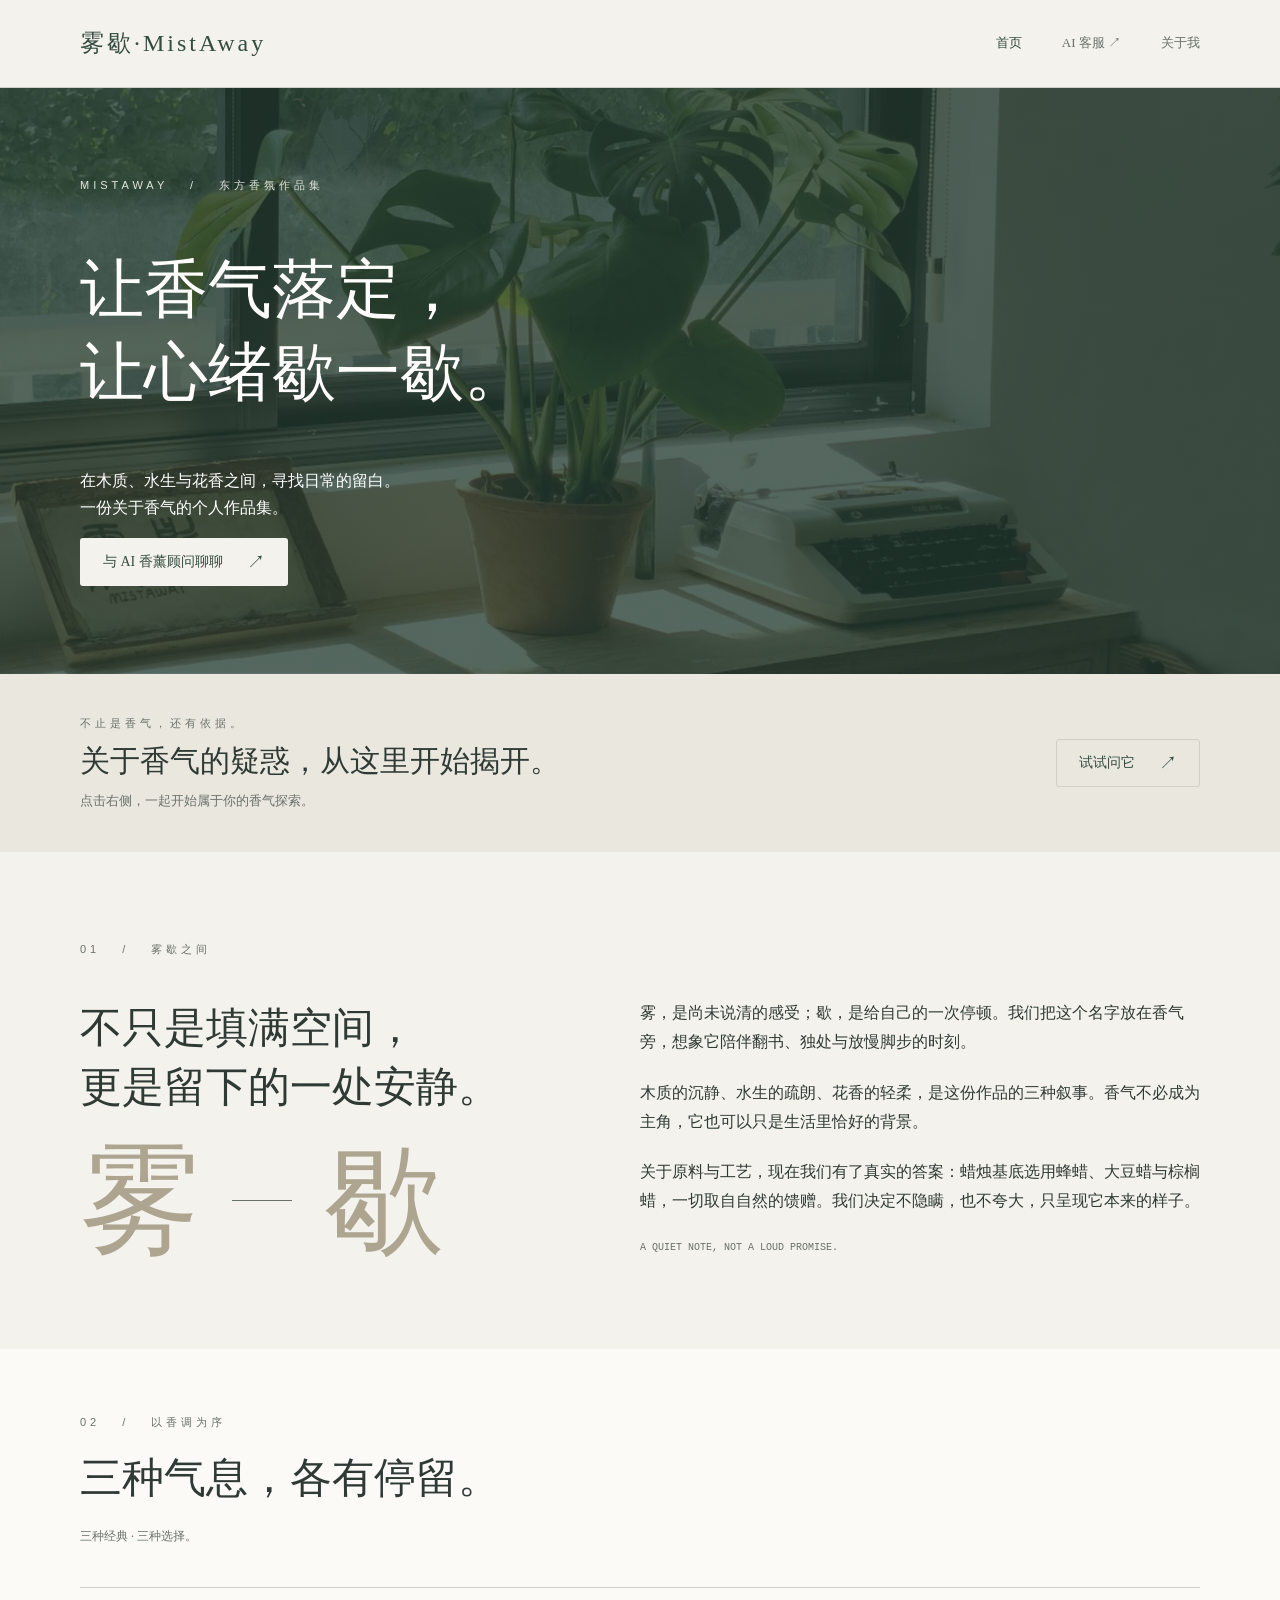
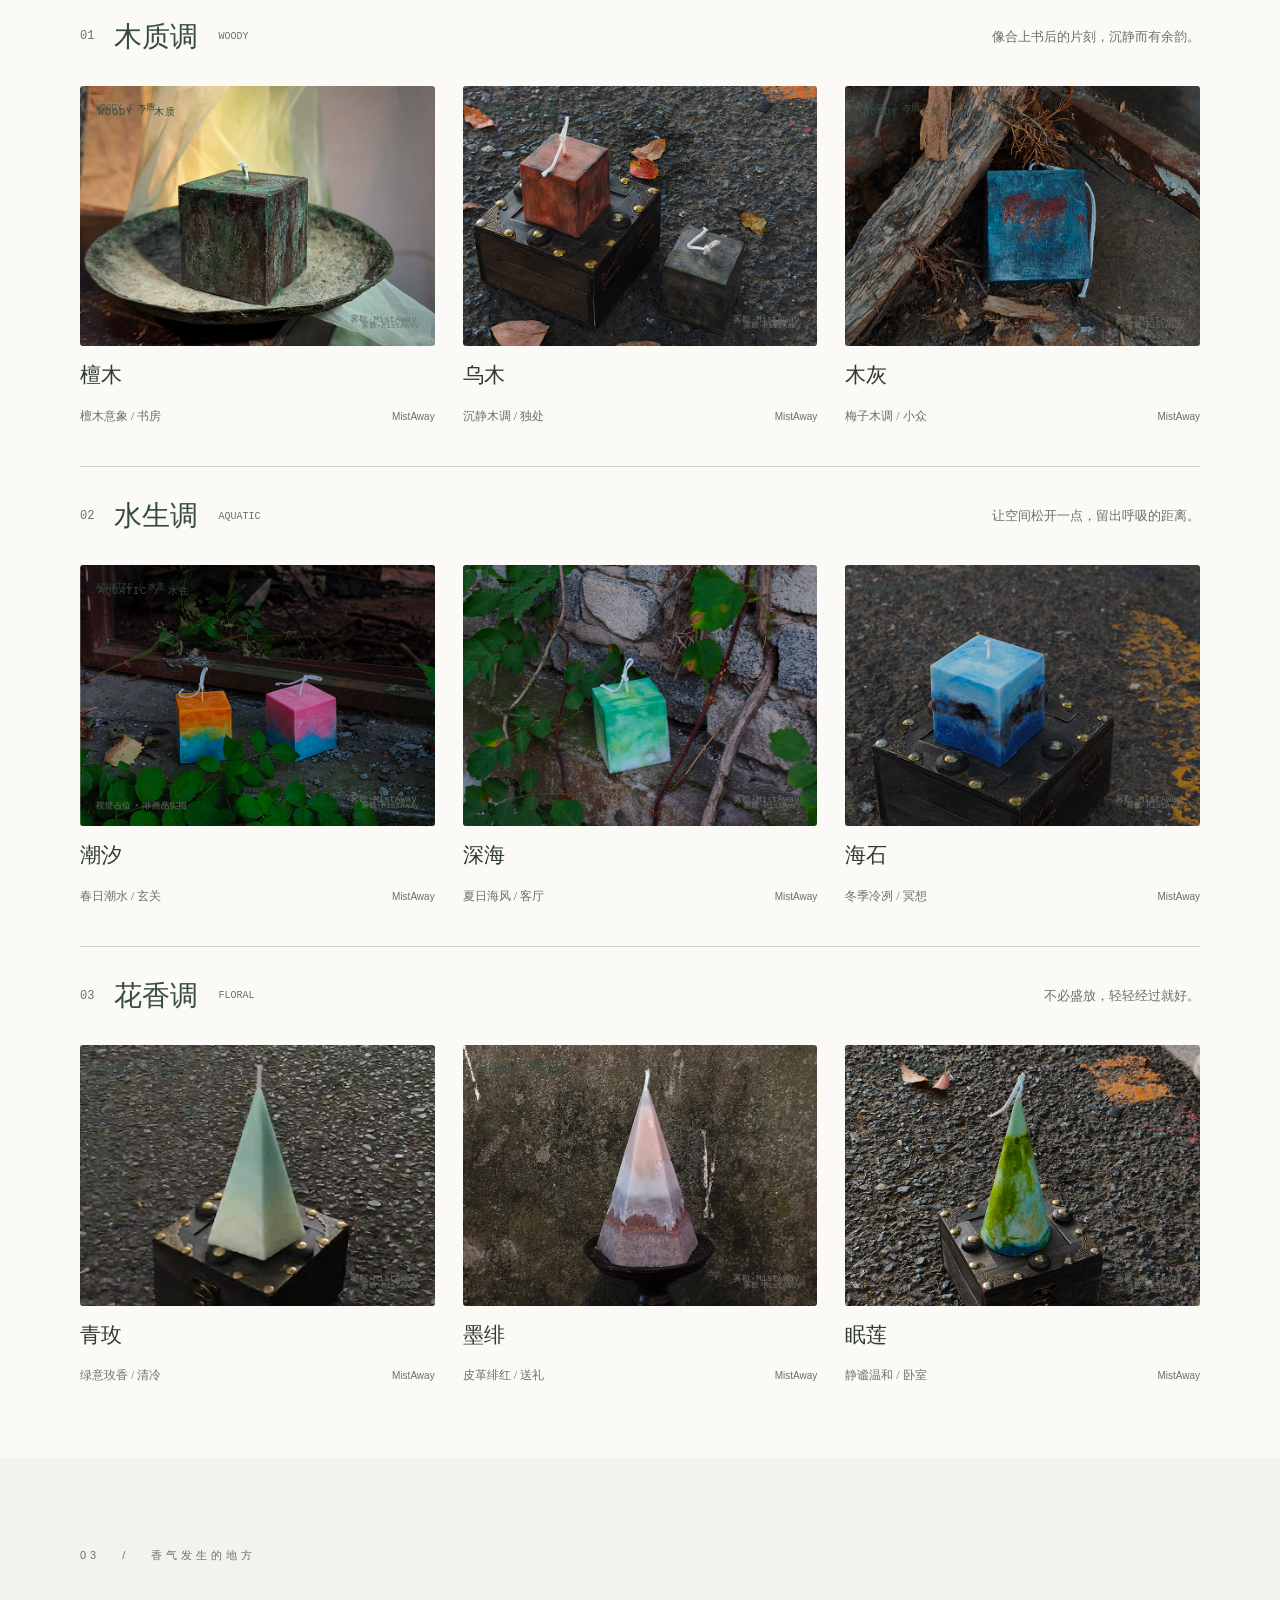
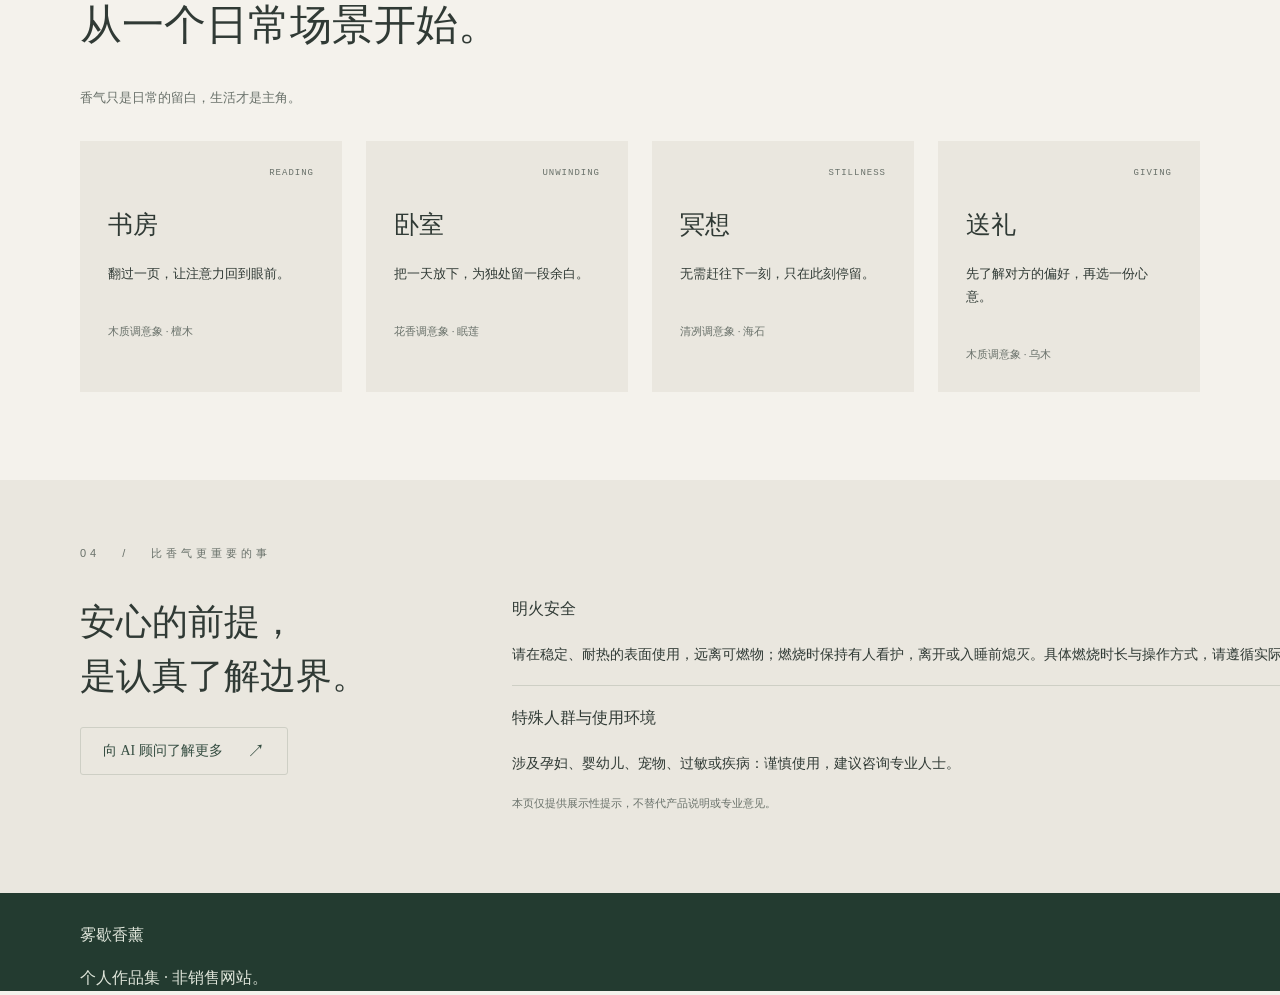
<file: website/index.html>
<!DOCTYPE html>
<html lang="zh-CN">
<head>
  <meta charset="UTF-8">
  <meta name="viewport" content="width=device-width, initial-scale=1.0">
  <title>雾歇·MistAway</title>
  <link rel="stylesheet" href="css/style.css">
</head>
<body>

  <!-- 全站导航（Figma 节点「全站导航」） -->
  <header class="site-header">
    <div class="container header-inner">
      <a class="brand" href="index.html">雾歇·MistAway</a>
      <nav class="nav">
        <a class="nav-link is-active" href="index.html">首页</a>
        <a class="nav-link" href="demo.html">AI 客服 ↗</a>
        <a class="nav-link" href="about.html">关于我</a>
      </nav>
    </div>
  </header>

  <main>
    <!-- 首屏（Figma 节点「首屏」） -->
    <section id="hero" class="section">
      <div class="container">
        <p class="section-tag">MISTAWAY　 /　 东方香氛作品集</p>
        <h1 class="hero-title">让香气落定，<br>让心绪歇一歇。</h1>
        <p class="hero-body">在木质、水生与花香之间，寻找日常的留白。<br>一份关于香气的个人作品集。</p>
        <a class="btn" href="#">与 AI 香薰顾问聊聊<span class="btn-arrow">↗</span></a>
      </div>
    </section>

    <!-- AI 客服信号区（Figma 节点「AI 信号区」） -->
    <section id="ai-entry" class="section">
      <div class="container ai-entry-inner">
        <div class="ai-entry-text">
          <p class="section-tag">不止是香气，还有依据。</p>
          <h2 class="section-title">关于香气的疑惑，从这里开始揭开。</h2>
          <p class="entry-body">点击右侧，一起开始属于你的香气探索。</p>
        </div>
        <a class="btn" href="#">试试问它<span class="btn-arrow">↗</span></a>
      </div>
    </section>

    <!-- 品牌故事（Figma 节点「品牌故事 · 雾与歇」） -->
    <section id="brand-story" class="section">
      <div class="container">
        <p class="section-tag">01　 /　 雾歇之间</p>

        <div class="story-layout">
          <div class="story-left">
            <h2 class="section-title">不只是填满空间，<br>更是留下的一处安静。</h2>
            <div class="story-glyphs" aria-hidden="true">
              <span class="glyph">雾</span>
              <span class="glyph-dash"></span>
              <span class="glyph">歇</span>
            </div>
          </div>

          <div class="story-right">
            <p>雾，是尚未说清的感受；歇，是给自己的一次停顿。我们把这个名字放在香气旁，想象它陪伴翻书、独处与放慢脚步的时刻。</p>
            <p>木质的沉静、水生的疏朗、花香的轻柔，是这份作品的三种叙事。香气不必成为主角，它也可以只是生活里恰好的背景。</p>
            <p>关于原料与工艺，现在我们有了真实的答案：蜡烛基底选用蜂蜡、大豆蜡与棕榈蜡，一切取自自然的馈赠。我们决定不隐瞒，也不夸大，只呈现它本来的样子。</p>
            <p class="story-note">A QUIET NOTE, NOT A LOUD PROMISE.</p>
          </div>
        </div>
      </div>
    </section>

    <!-- 产品系列（Figma 节点「香调系列」） -->
    <section id="product-series" class="section">
      <div class="container">
        <p class="section-tag">02　 /　 以香调为序</p>
        <h2 class="section-title">三种气息，各有停留。</h2>
        <p class="series-lead">三种经典 · 三种选择。</p>

        <div class="series-group">
          <div class="group-head">
            <div class="group-name">
              <span class="group-index">01</span>
              <h3 class="group-title">木质调</h3>
              <span class="group-en">WOODY</span>
            </div>
            <p class="group-epigraph">像合上书后的片刻，沉静而有余韵。</p>
          </div>

          <div class="product-grid">
            <article class="product-card">
              <div class="product-img-wrap">
                <img class="product-img" src="assets/images/product-1.png" alt="檀木">
                <span class="product-material">WOODY / 木质</span>
                <span class="product-brand">雾歇·MistAway</span>
              </div>
              <h4 class="product-name">檀木</h4>
              <div class="product-meta">
                <span class="product-scene">檀木意象 / 书房</span>
                <span class="product-source">MistAway</span>
              </div>
            </article>
            <article class="product-card">
              <div class="product-img-wrap">
                <img class="product-img" src="assets/images/product-2.png" alt="乌木">
                <span class="product-material">WOODY / 木质</span>
                <span class="product-brand">雾歇·MistAway</span>
              </div>
              <h4 class="product-name">乌木</h4>
              <div class="product-meta">
                <span class="product-scene">沉静木调 / 独处</span>
                <span class="product-source">MistAway</span>
              </div>
            </article>
            <article class="product-card">
              <div class="product-img-wrap">
                <img class="product-img" src="assets/images/product-3.png" alt="木灰">
                <span class="product-material">WOODY / 木质</span>
                <span class="product-brand">雾歇·MistAway</span>
              </div>
              <h4 class="product-name">木灰</h4>
              <div class="product-meta">
                <span class="product-scene">梅子木调 / 小众</span>
                <span class="product-source">MistAway</span>
              </div>
            </article>
          </div>
        </div>

        <div class="series-group">
          <div class="group-head">
            <div class="group-name">
              <span class="group-index">02</span>
              <h3 class="group-title">水生调</h3>
              <span class="group-en">AQUATIC</span>
            </div>
            <p class="group-epigraph">让空间松开一点，留出呼吸的距离。</p>
          </div>

          <div class="product-grid">
            <article class="product-card">
              <div class="product-img-wrap">
                <img class="product-img" src="assets/images/product-4.png" alt="潮汐">
                <span class="product-material">AQUATIC / 水生</span>
                <span class="product-brand">雾歇·MistAway</span>
              </div>
              <h4 class="product-name">潮汐</h4>
              <div class="product-meta">
                <span class="product-scene">春日潮水 / 玄关</span>
                <span class="product-source">MistAway</span>
              </div>
            </article>
            <article class="product-card">
              <div class="product-img-wrap">
                <img class="product-img" src="assets/images/product-5.png" alt="深海">
                <span class="product-material">AQUATIC / 水生</span>
                <span class="product-brand">雾歇·MistAway</span>
              </div>
              <h4 class="product-name">深海</h4>
              <div class="product-meta">
                <span class="product-scene">夏日海风 / 客厅</span>
                <span class="product-source">MistAway</span>
              </div>
            </article>
            <article class="product-card">
              <div class="product-img-wrap">
                <img class="product-img" src="assets/images/product-6.png" alt="海石">
                <span class="product-material">AQUATIC / 水生</span>
                <span class="product-brand">雾歇·MistAway</span>
              </div>
              <h4 class="product-name">海石</h4>
              <div class="product-meta">
                <span class="product-scene">冬季冷冽 / 冥想</span>
                <span class="product-source">MistAway</span>
              </div>
            </article>
          </div>
        </div>

        <div class="series-group">
          <div class="group-head">
            <div class="group-name">
              <span class="group-index">03</span>
              <h3 class="group-title">花香调</h3>
              <span class="group-en">FLORAL</span>
            </div>
            <p class="group-epigraph">不必盛放，轻轻经过就好。</p>
          </div>

          <div class="product-grid">
            <article class="product-card">
              <div class="product-img-wrap">
                <img class="product-img" src="assets/images/product-7.png" alt="青玫">
                <span class="product-material">FLORAL / 花香</span>
                <span class="product-brand">雾歇·MistAway</span>
              </div>
              <h4 class="product-name">青玫</h4>
              <div class="product-meta">
                <span class="product-scene">绿意玫香 / 清冷</span>
                <span class="product-source">MistAway</span>
              </div>
            </article>
            <article class="product-card">
              <div class="product-img-wrap">
                <img class="product-img" src="assets/images/product-8.png" alt="墨绯">
                <span class="product-material">FLORAL / 花香</span>
                <span class="product-brand">雾歇·MistAway</span>
              </div>
              <h4 class="product-name">墨绯</h4>
              <div class="product-meta">
                <span class="product-scene">皮革绯红 / 送礼</span>
                <span class="product-source">MistAway</span>
              </div>
            </article>
            <article class="product-card">
              <div class="product-img-wrap">
                <img class="product-img" src="assets/images/product-9.png" alt="眠莲">
                <span class="product-material">FLORAL / 花香</span>
                <span class="product-brand">雾歇·MistAway</span>
              </div>
              <h4 class="product-name">眠莲</h4>
              <div class="product-meta">
                <span class="product-scene">静谧温和 / 卧室</span>
                <span class="product-source">MistAway</span>
              </div>
            </article>
          </div>
        </div>

      </div>
    </section>

    <!-- 日常场景（Figma 节点「日常场景」） -->
    <section id="scene" class="section">
      <div class="container">
        <p class="section-tag">03　 /　 香气发生的地方</p>
        <h2 class="section-title">从一个日常场景开始。</h2>
        <p class="scene-lead">香气只是日常的留白，生活才是主角。</p>

        <div class="scene-grid">
          <article class="scene-card">
            <span class="scene-label">READING</span>
            <h3 class="scene-title">书房</h3>
            <p class="scene-body">翻过一页，让注意力回到眼前。</p>
            <p class="scene-note">木质调意象 · 檀木</p>
          </article>
          <article class="scene-card">
            <span class="scene-label">UNWINDING</span>
            <h3 class="scene-title">卧室</h3>
            <p class="scene-body">把一天放下，为独处留一段余白。</p>
            <p class="scene-note">花香调意象 · 眠莲</p>
          </article>
          <article class="scene-card">
            <span class="scene-label">STILLNESS</span>
            <h3 class="scene-title">冥想</h3>
            <p class="scene-body">无需赶往下一刻，只在此刻停留。</p>
            <p class="scene-note">清冽调意象 · 海石</p>
          </article>
          <article class="scene-card">
            <span class="scene-label">GIVING</span>
            <h3 class="scene-title">送礼</h3>
            <p class="scene-body">先了解对方的偏好，再选一份心意。</p>
            <p class="scene-note">木质调意象 · 乌木</p>
          </article>
        </div>
      </div>
    </section>

    <!-- 使用与安全（Figma 节点「使用与安全」） -->
    <section id="safety" class="section">
      <div class="container">
        <p class="section-tag">04　 /　 比香气更重要的事</p>

        <div class="safety-layout">
          <div class="safety-left">
            <h2 class="safety-title">安心的前提，<br>是认真了解边界。</h2>
            <a class="btn" href="#">向 AI 顾问了解更多<span class="btn-arrow">↗</span></a>
          </div>

          <div class="safety-right">
            <h3 class="safety-item-title">明火安全</h3>
            <p class="safety-item-body">请在稳定、耐热的表面使用，远离可燃物；燃烧时保持有人看护，离开或入睡前熄灭。具体燃烧时长与操作方式，请遵循实际产品说明。</p>
            <div class="safety-divider"></div>
            <h3 class="safety-item-title">特殊人群与使用环境</h3>
            <p class="safety-item-body">涉及孕妇、婴幼儿、宠物、过敏或疾病：谨慎使用，建议咨询专业人士。</p>
            <p class="safety-disclaimer">本页仅提供展示性提示，不替代产品说明或专业意见。</p>
          </div>
        </div>
      </div>
    </section>
  </main>

  <!-- 页脚（Figma 节点「页脚」） -->
  <footer class="site-footer">
    <div class="container">
      <p>雾歇香薰</p>
      <p>个人作品集 · 非销售网站。</p>
    </div>
  </footer>

</body>
</html>
</file>
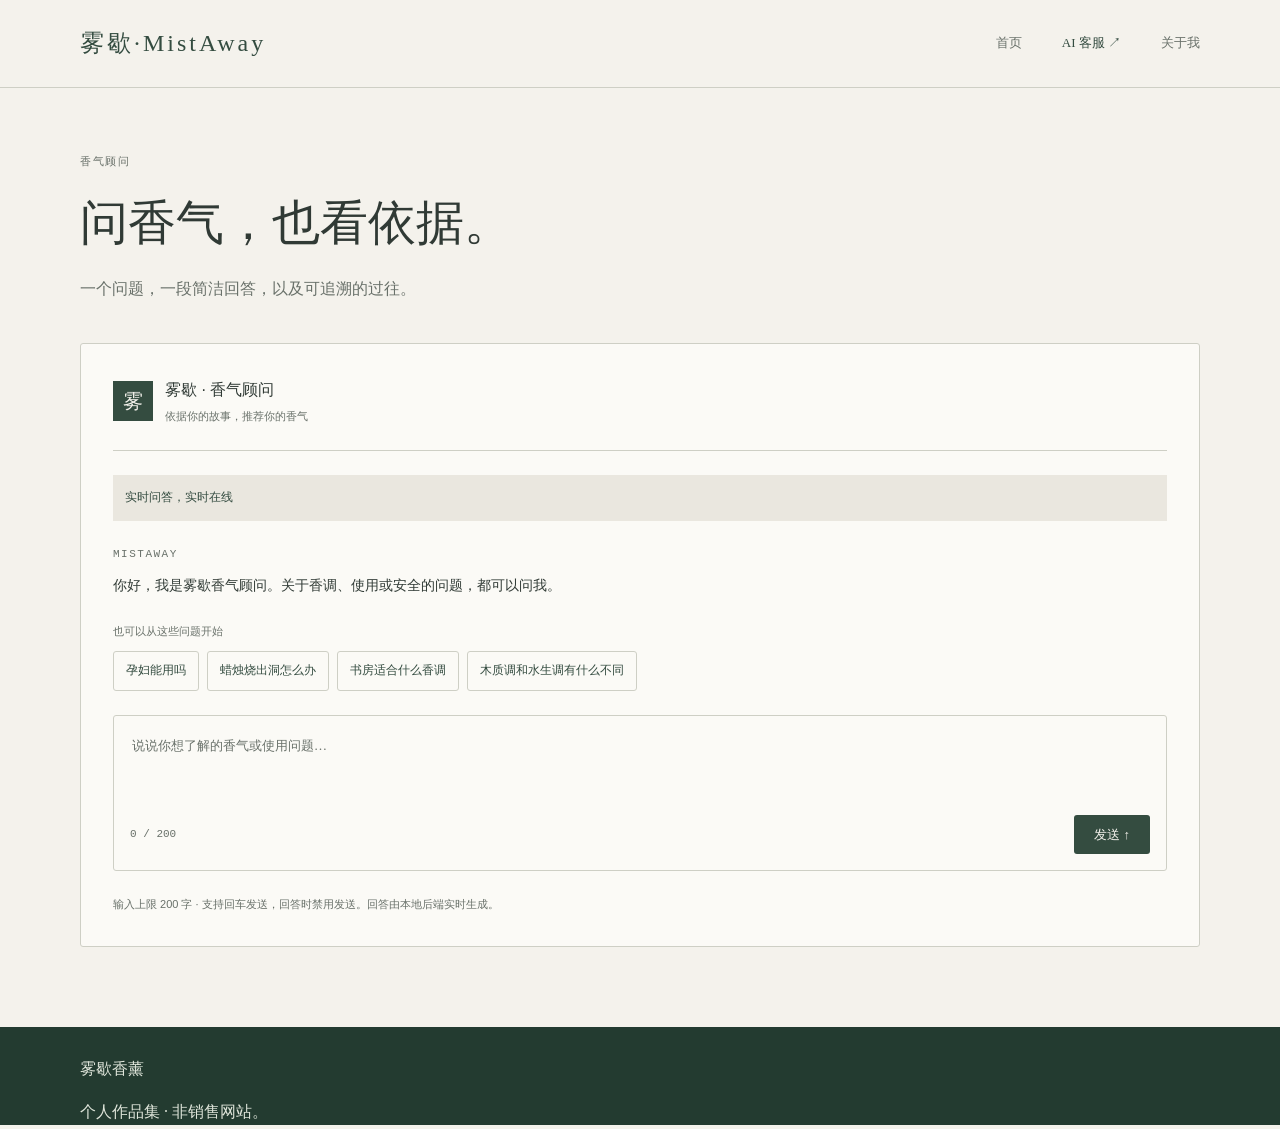
<file: website/demo.html>
<!DOCTYPE html>
<html lang="zh-CN">
<head>
  <meta charset="UTF-8">
  <meta name="viewport" content="width=device-width, initial-scale=1.0">
  <title>AI 客服 · 雾歇·MistAway</title>
  <link rel="stylesheet" href="css/style.css">
</head>
<body>

  <!-- 全站导航（复用自 index.html） -->
  <header class="site-header">
    <div class="container header-inner">
      <a class="brand" href="index.html">雾歇·MistAway</a>
      <nav class="nav">
        <a class="nav-link" href="index.html">首页</a>
        <a class="nav-link is-active" href="demo.html">AI 客服 ↗</a>
        <a class="nav-link" href="about.html">关于我</a>
      </nav>
    </div>
  </header>

  <main>
    <!-- AI 客服页（Figma 节点「AI 客服 · 桌面端」） -->
    <section class="chat-page">
      <div class="container">
        <!-- 页面导言 -->
        <p class="page-tag">香气顾问</p>
        <h1 class="page-title">问香气，也看依据。</h1>
        <p class="page-intro">一个问题，一段简洁回答，以及可追溯的过往。</p>

        <!-- 对话工作区 -->
        <div class="chat-card">
          <!-- 顾问身份 -->
          <div class="consultant">
            <span class="consultant-avatar" aria-hidden="true">雾</span>
            <div class="consultant-info">
              <p class="consultant-name">雾歇 · 香气顾问</p>
              <p class="consultant-sub">依据你的故事，推荐你的香气</p>
            </div>
          </div>

          <div class="chat-divider"></div>

          <!-- 演示性质说明 -->
          <p class="demo-note">实时问答，实时在线</p>

          <!-- 对话消息列表（JS 动态渲染，初始一条欢迎语） -->
          <div id="chat-messages" class="chat-messages">
            <div class="msg msg--ai">
              <span class="msg-sender">MISTAWAY</span>
              <p class="msg-answer">你好，我是雾歇香气顾问。关于香调、使用或安全的问题，都可以问我。</p>
            </div>
          </div>

          <!-- 预设问题 -->
          <div class="preset-block">
            <p class="preset-label">也可以从这些问题开始</p>
            <div class="preset-list">
              <button class="preset" type="button">孕妇能用吗</button>
              <button class="preset" type="button">蜡烛烧出洞怎么办</button>
              <button class="preset" type="button">书房适合什么香调</button>
              <button class="preset" type="button">木质调和水生调有什么不同</button>
            </div>
          </div>

          <!-- 输入区 -->
          <div class="chat-input">
            <textarea id="chat-textarea" class="chat-textarea" rows="2" maxlength="200" placeholder="说说你想了解的香气或使用问题…"></textarea>
            <div class="chat-input-row">
              <span id="chat-count" class="chat-count">0 / 200</span>
              <button id="send-btn" class="send-btn" type="button">发送 ↑</button>
            </div>
          </div>

          <p class="chat-hint">输入上限 200 字 · 支持回车发送，回答时禁用发送。回答由本地后端实时生成。</p>
        </div>
      </div>
    </section>
  </main>

  <!-- 页脚（复用自 index.html） -->
  <footer class="site-footer">
    <div class="container">
      <p>雾歇香薰</p>
      <p>个人作品集 · 非销售网站。</p>
    </div>
  </footer>

  <script src="js/chat.js" defer></script>
</body>
</html>
</file>
<file: website/css/style.css>
/* ============================================================
   雾歇香薰 · 在线作品集 全站样式
   技术栈：纯静态 CSS，无构建、无框架、无 CDN 依赖
   设计 token 取自 Figma 设计稿（文件 Untitled，节点 2:5281）
   ============================================================ */

:root {
  /* ---- 颜色：取自 Figma globalVars 与节点内联填充 ---- */
  --c-bg: #f4f2ec;           /* s1  米白 · 页面背景 */
  --c-bg-series: #fbfaf6;    /*     香调系列背景 */
  --c-surface: #eae7df;      /* s7  浅米灰 · 信号区 / 卡片背景 */
  --c-primary: #344c40;      /* s2  墨绿 · 主色 */
  --c-primary-deep: #233b30; /*     页脚 / 首屏深绿背景 */
  --c-ink: #303a35;          /* s8  深墨 · 主文字 */
  --c-ink-soft: #69716a;     /* s3  灰绿 · 次级文字 */
  --c-mid: #586a5d;          /* s6  中绿 · 深分隔线 */
  --c-line: #cecfc5;         /* s9  灰 · 描边 / 浅分隔线 */
  --c-tint: #dfe5da;         /* s5  浅绿灰 · 标签 / 页脚文字 */
  --c-tan: #ada590;          /* s10 木色 · 字形意象 */
  --c-on-dark: #fffefc;      /*     hero 品牌主张文字 */
  --c-on-dark-soft: #ffffff; /*     hero 正文文字 */

  /* ---- 字体：取自 Figma get_fonts 与各文字节点 styles.fontFamily，无 CDN ---- */
  --font-display: "Designer Notes", "FZSongKeBenXiuKaiS-R-GB", "STKaiti", "KaiTi", cursive;
  --font-calli: "SXSGYS", "DFChuW4-B5", "FZSongKeBenXiuKaiS-R-GB", "STKaiti", "KaiTi", serif;
  --font-sans: "Noto Sans SC", -apple-system, BlinkMacSystemFont,
    "PingFang SC", "Hiragino Sans GB", "Microsoft YaHei", sans-serif;
  --font-mono: "IBM Plex Mono", "SF Mono", Menlo, Consolas, monospace;

  /* ---- 间距与尺寸：取自 Figma 布局 ---- */
  --maxw: 1280px;    /* 内容最大宽度（1440 画布 - 80 × 2 边距） */
  --gutter: 80px;    /* 页面左右边距 */
  --header-h: 88px;  /* 导航高度 */
  --radius: 3px;     /* 圆角（克制） */
  --gap-card: 28px;  /* 产品卡间距 */
  --gap-scene: 24px; /* 场景卡间距 */

  /* 区块垂直留白 */
  --space-1: 24px;
  --space-2: 40px;
  --space-3: 64px;
  --space-4: 88px;
}

/* ---- 基础重置 ---- */
*,
*::before,
*::after { box-sizing: border-box; }

html { -webkit-text-size-adjust: 100%; }

body {
  margin: 0;
  font-family: var(--font-display);
  font-size: 16px;
  line-height: 1.7;
  color: var(--c-ink);
  background: var(--c-bg);
}

img { max-width: 100%; display: block; }
a { color: inherit; text-decoration: none; }

/* ---- 布局工具 ---- */
.container {
  max-width: var(--maxw);
  margin: 0 auto;
  padding: 0 var(--gutter);
}

.section { padding: var(--space-4) 0; }

/* 章节标识：设计里的「章节标识」小标签 */
.section-tag {
  margin: 0;
  font-family: var(--font-sans);
  font-size: 11px;
  letter-spacing: 4px;
  color: var(--c-ink-soft);
}

/* 章节标题：默认 Designer Notes；各章节标题按 Figma 各自指定字体 */
.section-title {
  margin: 0;
  font-family: var(--font-display);
  font-weight: 400;
  font-size: 42px;
  line-height: 1.4;
  color: var(--c-ink);
}

#ai-entry .section-title {
  font-family: "RTWS ShangYa Demo", "Designer Notes", "FZSongKeBenXiuKaiS-R-GB", serif;
  font-size: 30px;
}

#product-series .section-title {
  font-family: "DFChuW4-B5", "FZSongKeBenXiuKaiS-R-GB", "Noto Serif SC", serif;
  margin-top: 18px;
}

/* ---- 顶部导航 ---- */
.site-header {
  height: var(--header-h);
  background: var(--c-bg);
  border-bottom: 1px solid var(--c-line);
}

.header-inner {
  height: 100%;
  display: flex;
  align-items: center;
  justify-content: space-between;
}

.brand {
  font-family: var(--font-display);
  font-size: 24px;
  letter-spacing: 3px;
  color: var(--c-primary);
}

.nav { display: flex; gap: var(--space-2); }
.nav-link { font-family: var(--font-display); font-size: 13px; color: var(--c-ink-soft); }
.nav-link.is-active {
  font-family: "FZSongKeBenXiuKaiS-R-GB", "STKaiti", "KaiTi", serif;
  color: var(--c-primary);
}

/* ---- 首屏 Hero ---- */
#hero {
  background-color: var(--c-primary-deep);
  background-image: linear-gradient(rgba(35, 59, 48, 0.55), rgba(35, 59, 48, 0.55)),
    url("../assets/images/hero-bg.png");
  background-size: cover;
  background-position: center;
  background-repeat: no-repeat;
}
#hero .section-tag { color: var(--c-tint); }

.hero-title {
  font-family: var(--font-calli);
  font-weight: 400;
  font-size: 64px;
  line-height: 1.3;
  color: var(--c-on-dark);
}

.hero-body {
  font-family: var(--font-display);
  color: var(--c-on-dark-soft);
}

/* ---- AI 信号区 ---- */
#ai-entry {
  background: var(--c-surface);
  padding: 40px 0; /* Figma：上下 40px，覆盖 .section 的 88px */
}

/* 左文右钮的横排布局 */
.ai-entry-inner {
  display: flex;
  align-items: center;
  gap: 48px;
}

.ai-entry-text {
  flex: 1;
  display: flex;
  flex-direction: column;
  gap: 8px;
}

/* AI 入口：此处的「章节标识」在 Figma 用 Designer Notes（其余 section 用 Noto Sans SC） */
#ai-entry .section-tag { font-family: var(--font-display); }

.entry-body {
  margin: 0;
  font-size: 13px;
  color: var(--c-ink-soft);
}

/* ---- 按钮：hero 实底 / AI 入口描边，共用结构 ---- */
.btn {
  display: inline-flex;
  align-items: center;
  gap: 24px;
  height: 48px;
  padding: 0 22px;
  border: 1px solid transparent;
  border-radius: var(--radius);
  background: var(--c-bg);
  font-family: var(--font-display);
  font-size: 14px;
  line-height: 1;
  color: var(--c-primary);
  white-space: nowrap;
}

.btn-arrow {
  font-family: var(--font-sans);
  font-size: 18px;
}

#ai-entry .btn,
#safety .btn {
  background: transparent;
  border-color: var(--c-line);
}

/* AI 信号区：窄屏单栏 */
@media (max-width: 768px) {
  .ai-entry-inner {
    flex-direction: column;
    align-items: flex-start;
    gap: var(--space-1);
  }
}

/* ---- 品牌故事：左题记 + 右正文 双栏 ---- */
.story-layout {
  display: grid;
  grid-template-columns: 460px 1fr;
  column-gap: 100px;
  row-gap: var(--space-2);
  margin-top: var(--space-2);
}

/* 字形意象：雾 —— 歇 */
.story-glyphs {
  display: flex;
  align-items: center;
  gap: 32px;
  margin-top: var(--space-1);
}

.glyph {
  font-family: var(--font-calli);
  font-size: 120px;
  line-height: 1;
  color: var(--c-tan);
}

.glyph-dash {
  width: 60px;
  height: 1px;
  background: var(--c-ink-soft);
}

.story-right p {
  margin: 0 0 22px;
  line-height: 1.8;
}

.story-right p.story-note {
  margin: 23px 0 0;
  font-family: var(--font-mono);
  font-size: 10px;
  color: var(--c-ink-soft);
}

/* 品牌故事：窄屏单栏，缩小字形 */
@media (max-width: 768px) {
  .story-layout {
    grid-template-columns: 1fr;
    column-gap: 0;
  }
  .glyph { font-size: 72px; }
  .story-glyphs { gap: 20px; }
}

/* ---- 香调系列 ---- */
#product-series {
  background: var(--c-bg-series);
  padding: 64px 0 72px; /* 覆盖 .section 的 88px，对齐 Figma 64/72 */
}

.series-lead {
  margin: 18px 0 40px;
  font-family: "Cinzel", "Georgia", "Songti SC", "STSong", serif;
  font-size: 12px;
  color: var(--c-ink-soft);
}

/* 系列分组：顶部分隔线 + 组头 + 产品栅格，组间 40px */
.series-group {
  border-top: 1px solid var(--c-line);
  padding-top: 28px;
  margin-bottom: 40px;
}
.series-group:last-child { margin-bottom: 0; }

/* 组头：左「序号 + 名称 + 英文」，右「题记」 */
.group-head {
  display: flex;
  align-items: center;
  justify-content: space-between;
  gap: 24px;
  margin-bottom: 28px;
}

.group-name {
  display: flex;
  align-items: center;
  gap: 20px;
}

.group-index {
  font-family: var(--font-mono);
  font-size: 12px;
  color: var(--c-ink-soft);
}

.group-title {
  margin: 0;
  font-family: var(--font-display);
  font-weight: 400;
  font-size: 28px;
  line-height: 1.5;
  color: var(--c-primary);
}

.group-en {
  font-family: var(--font-mono);
  font-size: 10px;
  color: var(--c-ink-soft);
}

.group-epigraph {
  margin: 0;
  font-family: var(--font-sans);
  font-size: 13px;
  color: var(--c-ink-soft);
}

/* 产品卡栅格：桌面一行 3 个，间距 28px */
.product-grid {
  display: grid;
  grid-template-columns: repeat(3, 1fr);
  gap: var(--gap-card);
}

.product-card { display: flex; flex-direction: column; }

/* 产品图：408×300 等比裁切；材质标识（左上）+ 品牌标识（右下）叠加 */
.product-img-wrap { position: relative; }

.product-img {
  aspect-ratio: 408 / 300;
  width: 100%;
  object-fit: cover;
  background: var(--c-surface);
  border-radius: var(--radius);
}

.product-material {
  position: absolute;
  top: 18px;
  left: 18px;
  font-family: var(--font-mono);
  font-size: 10px;
  letter-spacing: 1px;
  color: var(--c-primary);
}

.product-brand {
  position: absolute;
  bottom: 18px;
  right: 18px;
  font-family: var(--font-mono);
  font-size: 9px;
  color: var(--c-ink-soft);
}

/* 名称：图下 14px */
.product-name {
  margin: 14px 0 0;
  font-family: var(--font-display);
  font-weight: 400;
  font-size: 21px;
  line-height: 1.5;
  color: var(--c-ink);
}

/* 香调场景（左）+ 数据性质（右），名称下 14px */
.product-meta {
  display: flex;
  justify-content: space-between;
  align-items: baseline;
  gap: 12px;
  margin-top: 14px;
}

.product-scene {
  font-family: var(--font-display);
  font-size: 12px;
  color: var(--c-ink-soft);
}

.product-source {
  font-family: var(--font-sans);
  font-size: 10px;
  color: var(--c-ink-soft);
  white-space: nowrap;
}

/* 产品卡：窄屏改为两列，避免 375px 下过挤 */
@media (max-width: 720px) {
  .product-grid {
    grid-template-columns: repeat(2, 1fr);
    gap: 16px;
  }
  .product-name { font-size: 18px; }
}

/* ---- 日常场景：四张场景卡片 ---- */
#scene .section-title {
  font-family: var(--font-calli);
  margin-top: 32px;
}

.scene-lead {
  margin: 32px 0 0;
  font-family: var(--font-display);
  font-size: 13px;
  color: var(--c-ink-soft);
}

/* 场景卡栅格：桌面一行 4 个，间距 24px */
.scene-grid {
  margin-top: 32px;
  display: grid;
  grid-template-columns: repeat(4, 1fr);
  gap: var(--gap-scene);
}

/* 场景卡：Figma 302×242，浅米灰底、28px 内边距、无圆角 */
.scene-card {
  background: var(--c-surface);
  padding: 28px;
  display: flex;
  flex-direction: column;
  align-items: flex-start;
}

.scene-label {
  align-self: flex-end;
  font-family: var(--font-mono);
  font-size: 9px;
  line-height: 1;
  letter-spacing: 1px;
  color: var(--c-ink-soft);
}

.scene-title {
  margin: 28px 0 0;
  font-family: var(--font-display);
  font-weight: 400;
  font-size: 25px;
  line-height: 1.5;
  color: var(--c-ink);
}

.scene-body {
  margin: 18px 0 0;
  font-family: var(--font-display);
  font-size: 13px;
  line-height: 1.8;
  color: var(--c-ink);
}

.scene-note {
  margin: 37px 0 0;
  font-family: var(--font-display);
  font-size: 11px;
  color: var(--c-ink-soft);
}

/* 场景卡：窄屏收为两列 / 单列 */
@media (max-width: 900px) {
  .scene-grid { grid-template-columns: repeat(2, 1fr); }
}
@media (max-width: 560px) {
  .scene-grid { grid-template-columns: 1fr; }
}

/* ---- 使用与安全：左题记 + 右说明 双栏 ---- */
#safety {
  background: var(--c-surface);
  padding: 64px 0 80px; /* 覆盖 .section 的 88px，对齐 Figma 64/80 */
}

.safety-layout {
  margin-top: 32px;
  display: grid;
  grid-template-columns: 360px 848px;
  column-gap: 72px;
}

.safety-left {
  display: flex;
  flex-direction: column;
  align-items: flex-start;
  gap: 24px;
}

.safety-title {
  margin: 0;
  font-family: var(--font-calli);
  font-weight: 400;
  font-size: 36px;
  line-height: 1.5;
  color: var(--c-ink);
}

.safety-right {
  display: flex;
  flex-direction: column;
  gap: 18px;
}

.safety-item-title {
  margin: 0;
  font-family: var(--font-display);
  font-weight: 400;
  font-size: 16px;
  line-height: 1.8;
  color: var(--c-ink);
}

.safety-item-body {
  margin: 0;
  font-family: var(--font-display);
  font-size: 14px;
  line-height: 1.8;
  color: var(--c-ink);
}

.safety-divider {
  height: 1px;
  background: var(--c-line);
}

.safety-disclaimer {
  margin: 0;
  font-family: var(--font-display);
  font-size: 11px;
  color: var(--c-ink-soft);
}

/* 使用与安全：窄屏单栏 */
@media (max-width: 900px) {
  .safety-layout {
    grid-template-columns: 1fr;
    row-gap: var(--space-2);
  }
}

/* ---- 页脚 ---- */
.site-footer {
  background: var(--c-primary-deep);
  color: var(--c-tint);
  padding-top: 12px;   /* 只加上方空白，把字往下挪；不加边框、不改字重 */
}

.site-footer p:last-child {
  margin-bottom: 4px;  /* 底部少留空白，抵消上方新增，绿栏整体高度不变 */
}

/* ---- 移动端：收窄页边距，保证 375px 下无横向滚动 ---- */
@media (max-width: 768px) {
  :root { --gutter: 24px; }
}

/* ============================================================
   AI 客服页（demo.html）
   ============================================================ */
.chat-page {
  padding: 64px 0 80px;
}

/* 页面导言 */
.page-tag {
  margin: 0;
  font-family: var(--font-sans);
  font-size: 11px;
  letter-spacing: 1.5px;
  color: var(--c-ink-soft);
}

.page-title {
  margin: 16px 0 0;
  font-family: var(--font-calli);
  font-weight: 400;
  font-size: 48px;
  line-height: 1.5;
  color: var(--c-ink);
}

.page-intro {
  margin: 16px 0 0;
  font-family: var(--font-display);
  font-size: 16px;
  line-height: 1.8;
  color: var(--c-ink-soft);
}

/* 对话工作区卡片：浅米白底 + 描边 + 32px 内边距，内部 24px 间距 */
.chat-card {
  margin-top: var(--space-2);
  display: flex;
  flex-direction: column;
  gap: 24px;
  background: var(--c-bg-series);
  border: 1px solid var(--c-line);
  border-radius: var(--radius);
  padding: 32px;
}

/* 顾问身份：墨绿方标 + 名称与副题 */
.consultant {
  display: flex;
  align-items: center;
  gap: 12px;
}

.consultant-avatar {
  flex: none;
  display: flex;
  align-items: center;
  justify-content: center;
  width: 40px;
  height: 40px;
  background: var(--c-primary);
  color: var(--c-bg);
  font-family: var(--font-calli);
  font-size: 20px;
  line-height: 1;
}

.consultant-info {
  display: flex;
  flex-direction: column;
  gap: 2px;
}

.consultant-name {
  margin: 0;
  font-family: var(--font-sans);
  font-size: 16px;
  line-height: 1.8;
  color: var(--c-ink);
}

.consultant-sub {
  margin: 0;
  font-family: var(--font-sans);
  font-size: 11px;
  color: var(--c-ink-soft);
}

/* 分隔线 */
.chat-divider {
  height: 1px;
  background: var(--c-line);
}

/* 演示性质说明条 */
.demo-note {
  margin: 0;
  padding: 12px;
  background: var(--c-surface);
  font-family: var(--font-display);
  font-size: 12px;
  line-height: 1.8;
  color: var(--c-primary);
}

/* 对话消息：用户右对齐气泡 / 顾问左对齐正文 */
.msg--user {
  display: flex;
  flex-direction: column;
  align-items: flex-end;
}

.msg--ai {
  display: flex;
  flex-direction: column;
  align-items: flex-start;
}

.msg-sender {
  font-family: var(--font-mono);
  font-size: 10px;
  color: var(--c-ink-soft);
}

.msg--ai .msg-sender {
  font-size: 11px;
  letter-spacing: 1.5px;
}

.msg-bubble {
  margin: 8px 0 0;
  max-width: 380px;
  padding: 16px;
  background: var(--c-surface);
  border-radius: var(--radius);
  font-family: var(--font-display);
  font-size: 14px;
  line-height: 1.8;
  color: var(--c-ink);
}

.msg-answer {
  margin: 10px 0 0;
  font-family: var(--font-display);
  font-size: 14px;
  line-height: 1.8;
  color: var(--c-ink);
}

/* 预设问题 */
.preset-block {
  display: flex;
  flex-direction: column;
  gap: 10px;
}

.preset-label {
  margin: 0;
  font-family: var(--font-display);
  font-size: 11px;
  color: var(--c-ink-soft);
}

.preset-list {
  display: flex;
  flex-wrap: wrap;
  gap: 8px;
}

.preset {
  padding: 8px 12px;
  border: 1px solid var(--c-line);
  border-radius: var(--radius);
  background: transparent;
  font-family: var(--font-display);
  font-size: 12px;
  line-height: 1.8;
  color: var(--c-primary);
  cursor: pointer;
}

/* 输入区 */
.chat-input {
  border: 1px solid var(--c-line);
  border-radius: var(--radius);
  padding: 16px;
}

.chat-input-placeholder {
  margin: 0;
  font-family: var(--font-display);
  font-size: 13px;
  color: var(--c-ink-soft);
}

.chat-input-row {
  margin-top: 24px;
  display: flex;
  align-items: center;
  justify-content: space-between;
}

.chat-count {
  font-family: var(--font-mono);
  font-size: 11px;
  color: var(--c-ink-soft);
}

.send-btn {
  padding: 8px 20px;
  border: 0;
  border-radius: var(--radius);
  background: var(--c-primary);
  font-family: var(--font-sans);
  font-size: 13px;
  line-height: 1.8;
  color: var(--c-bg);
  cursor: pointer;
}

/* 输入提示 */
.chat-hint {
  margin: 0;
  font-family: var(--font-sans);
  font-size: 11px;
  color: var(--c-ink-soft);
}

/* 客服页：窄屏收窄卡片内边距 */
@media (max-width: 768px) {
  .chat-card { padding: 24px 16px; }
}

/* ---- 实时对话（JS 动态渲染） ---- */
.chat-messages {
  display: flex;
  flex-direction: column;
  gap: 24px;
  max-height: 520px;
  overflow-y: auto;
}

/* 输入区真实文本框：无边框、随内容换行、不出现滚动条 */
.chat-textarea {
  width: 100%;
  border: 0;
  outline: none;
  resize: none;
  background: transparent;
  font-family: var(--font-display);
  font-size: 13px;
  line-height: 1.8;
  color: var(--c-ink);
}

.chat-textarea::placeholder {
  color: var(--c-ink-soft);
}

.send-btn:disabled {
  opacity: 0.5;
  cursor: not-allowed;
}

/* 错误提示 */
.msg-error {
  margin: 10px 0 0;
  padding: 10px 12px;
  background: #f6e6e0;
  border-radius: var(--radius);
  font-family: var(--font-display);
  font-size: 13px;
  line-height: 1.8;
  color: #9a4a3a;
}
</file>
